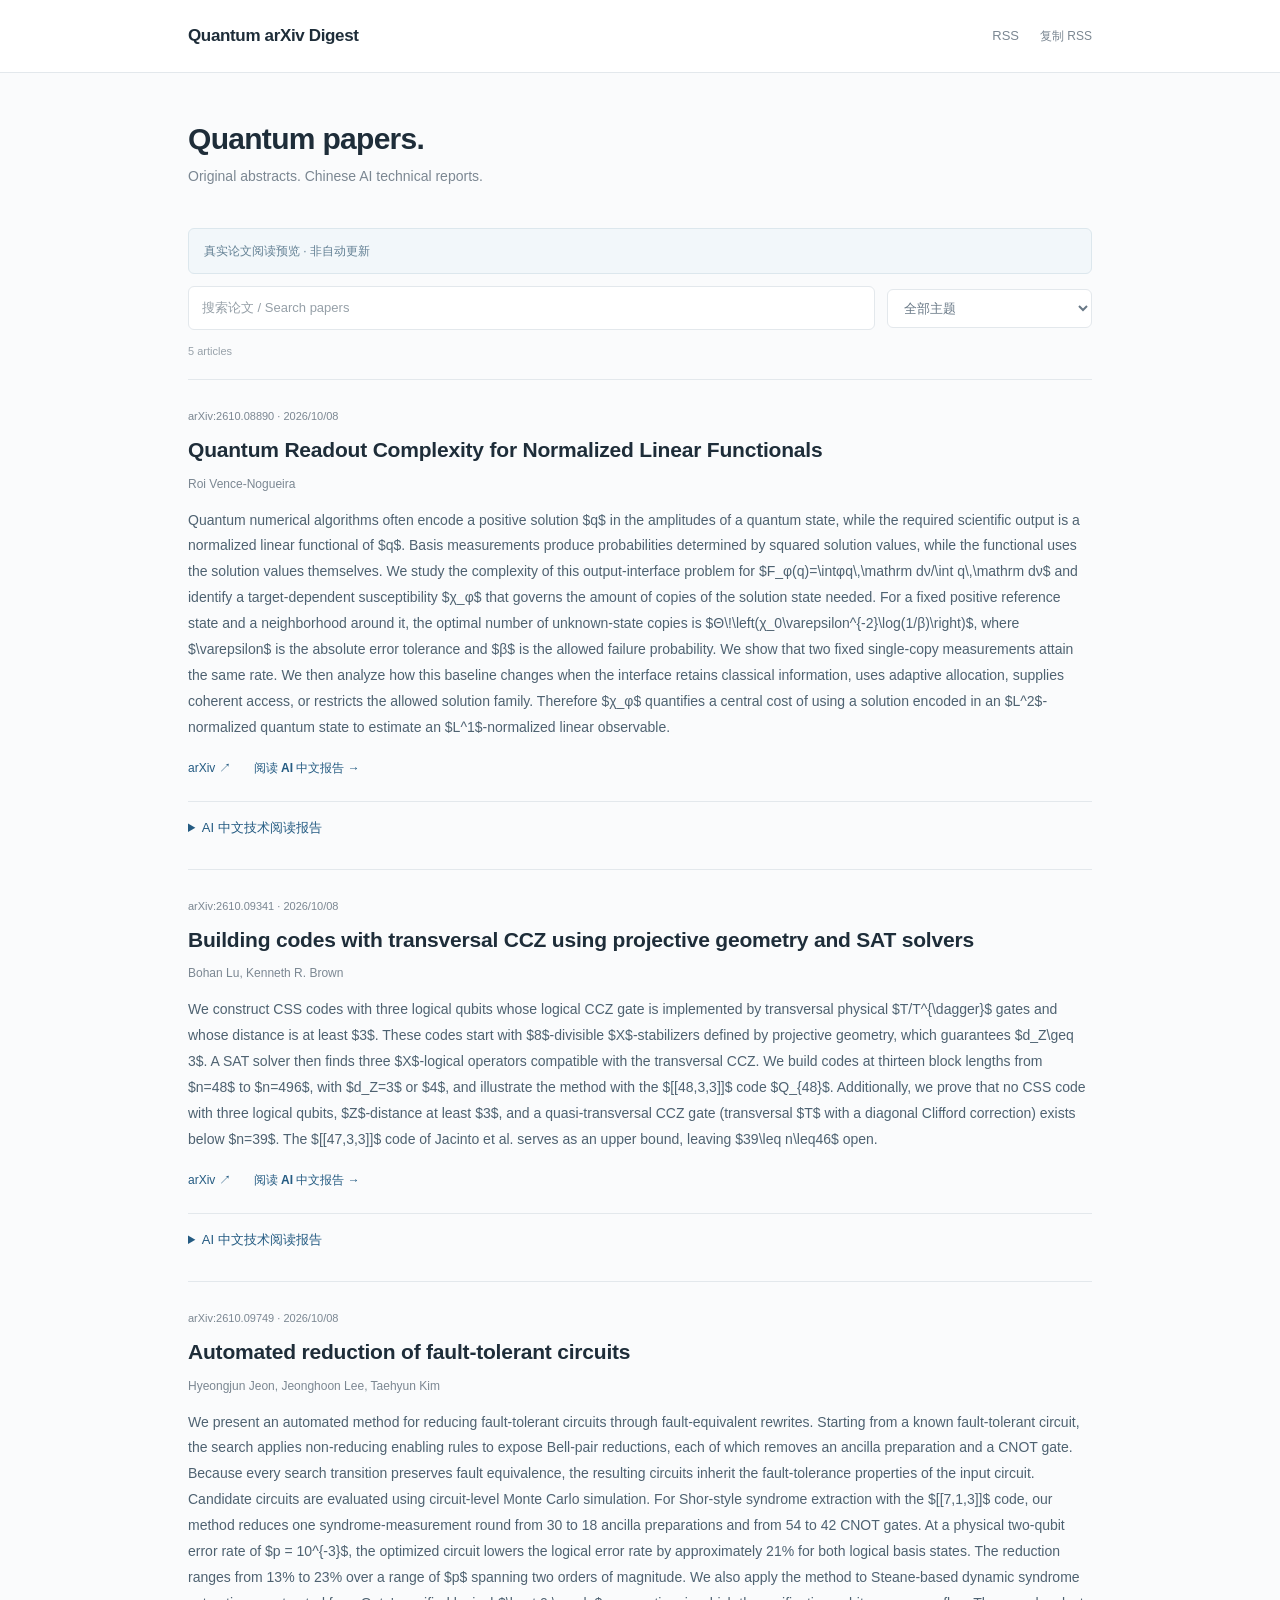
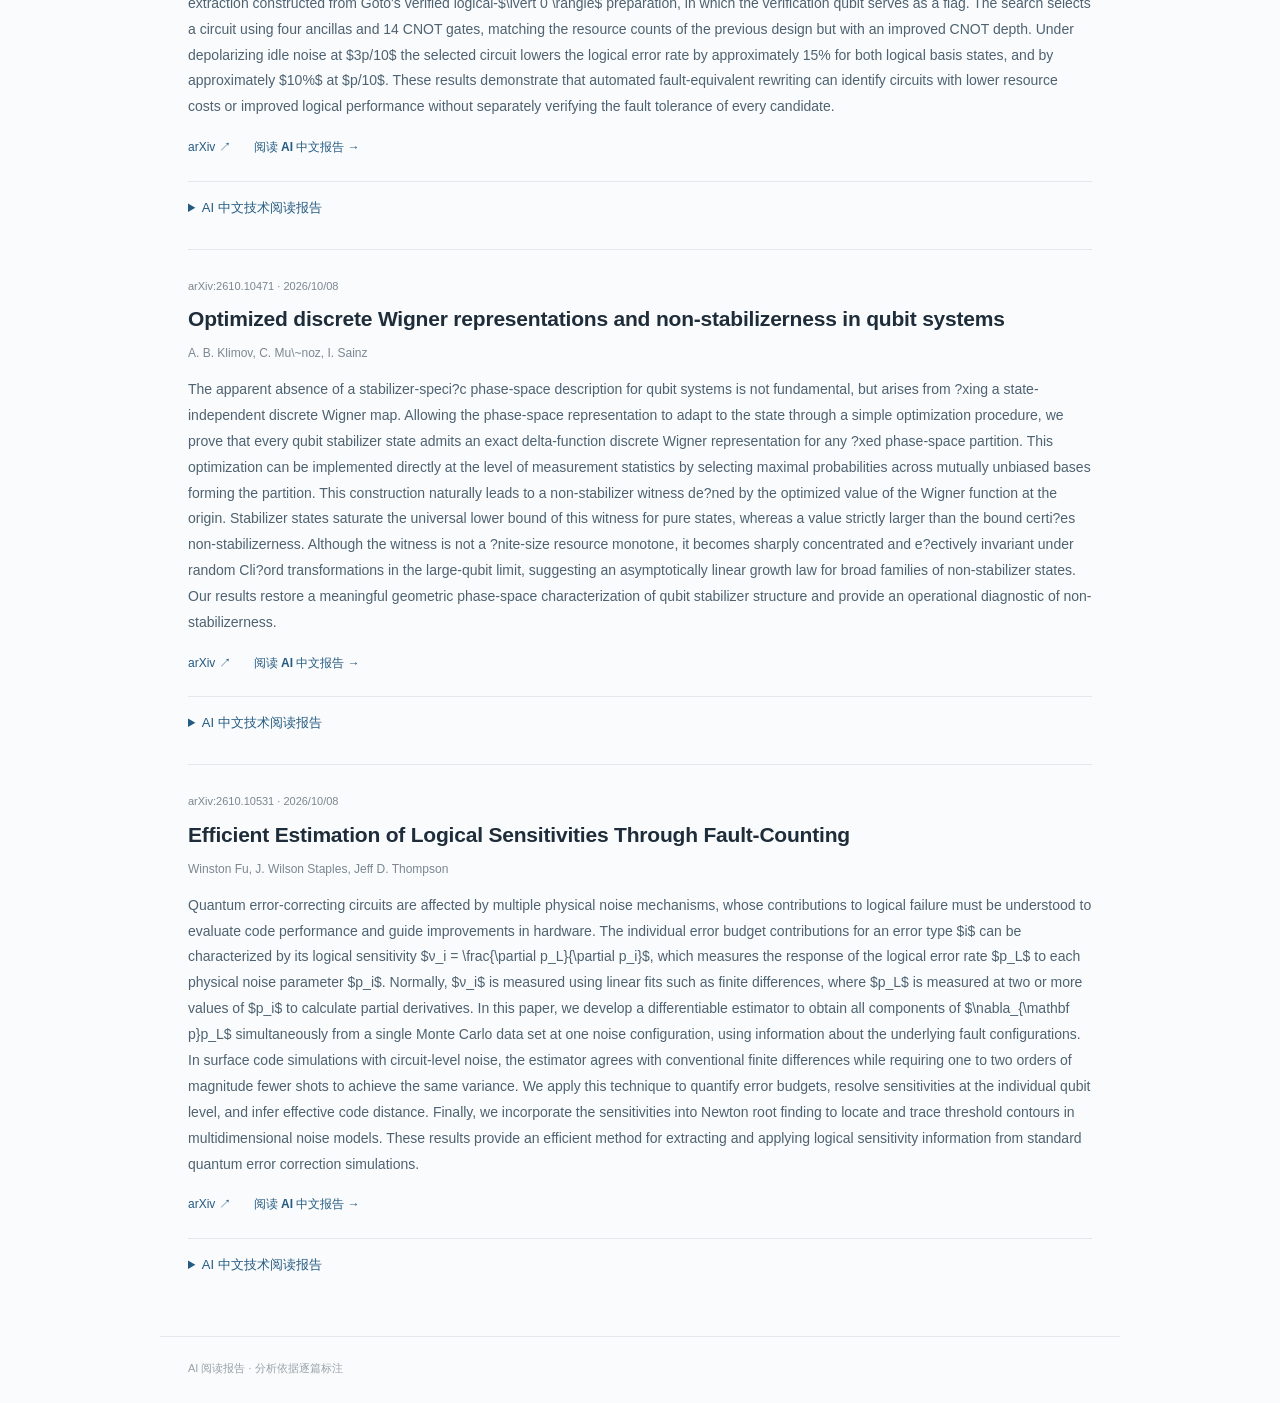
<file: Preview.html>
<!doctype html>
<html lang="zh-CN">
<head>
  <meta charset="utf-8">
  <meta name="viewport" content="width=device-width, initial-scale=1">
  <meta name="description" content="Quantum research papers, original English abstracts and Chinese AI technical reports.">
  <title>Quantum arXiv Digest</title>
  <link rel="alternate" type="application/rss+xml" title="Quantum arXiv Digest RSS" href="http://localhost:8000/feed.xml">
  <style>:root{--ink:#1e2d39;--muted:#7b8792;--blue:#245b82;--line:#e3e8ec;--bg:#fafbfc;--font:-apple-system,BlinkMacSystemFont,"Segoe UI","Noto Sans CJK SC","PingFang SC","Microsoft YaHei",sans-serif}
*{box-sizing:border-box}html{scroll-padding-top:25px}body{margin:0;background:var(--bg);color:var(--ink);font-family:var(--font);font-size:15px;line-height:1.7}a{color:var(--blue);text-decoration:none}a:hover{text-decoration:underline}button,input,select{font:inherit}button,select,summary{cursor:pointer}button{color:inherit}a:focus-visible,button:focus-visible,input:focus-visible,select:focus-visible,summary:focus-visible{outline:3px solid #9bbcd0;outline-offset:3px}[hidden]{display:none!important}.sr-only{position:absolute;width:1px;height:1px;margin:-1px;padding:0;overflow:hidden;clip:rect(0,0,0,0);white-space:nowrap;border:0}.skip-link{position:fixed;left:16px;top:-80px;background:#fff;border:1px solid var(--blue);padding:10px;z-index:10}.skip-link:focus{top:10px}
.site-header{border-bottom:1px solid var(--line);background:#fff}.header-inner{max-width:960px;min-height:72px;padding:0 28px;margin:auto;display:flex;align-items:center;justify-content:space-between;gap:24px}.brand{color:var(--ink);font-size:17px;font-weight:650;letter-spacing:-.35px}.brand:hover{text-decoration:none}nav{display:flex;align-items:center;gap:21px;font-size:13px}nav a,.text-button{color:var(--muted)}.text-button{border:0;background:none;padding:0;font-size:12px}.text-button:hover{color:var(--blue)}.shell{max-width:960px;margin:0 auto;padding:0 28px}.intro{padding:45px 0 27px}.intro h1{font-size:30px;letter-spacing:-.7px;line-height:1.4;margin:0 0 5px;font-weight:650}.intro p{color:var(--muted);font-size:14px;margin:0}.toolbar{display:flex;align-items:center;gap:12px}.search-wrap{flex:1;min-width:0}.search-wrap input{width:100%;border:1px solid var(--line);border-radius:6px;padding:10px 13px;background:#fff;color:var(--ink);font-size:13px}.search-wrap input::placeholder{color:#96a0a8}.select-wrap select{max-width:205px;border:1px solid var(--line);border-radius:6px;padding:10px 28px 10px 12px;color:#687886;background:#fff;font-size:13px}.list-caption{display:flex;justify-content:space-between;gap:18px;align-items:center;margin:10px 0 17px;min-height:22px}.list-caption p{font-size:11px;color:#98a2aa;margin:0}.copy-status{overflow-wrap:anywhere}.copy-status:empty{display:none}.paper-list{outline:none}.paper-card{padding:27px 0 30px;border-top:1px solid var(--line);scroll-margin-top:25px}.paper-meta{font-size:11px;line-height:1.8;color:var(--muted);margin:0 0 7px;overflow-wrap:anywhere}.paper-title{font-size:21px;font-weight:610;line-height:1.5;letter-spacing:-.2px;margin:0 0 8px;overflow-wrap:anywhere}.paper-title a{color:var(--ink)}.paper-title a:hover{color:var(--blue)}.authors{font-size:12px;color:var(--muted);margin:0 0 13px;line-height:1.75;overflow-wrap:anywhere}.abstract{font-size:14px;line-height:1.85;color:#4e6271;margin:0 0 17px;white-space:pre-line;overflow-wrap:anywhere}.paper-links{display:flex;gap:23px;align-items:center;flex-wrap:wrap;font-size:12px}.paper-links a:last-child{font-weight:550}.notice{border:1px solid #dce7ed;border-radius:6px;padding:12px 15px;color:#638094;background:#f2f7fa;font-size:12px}.empty-state{margin:25px 0;padding:35px;text-align:center;border:1px solid var(--line);background:#fff;border-radius:6px}.empty-state h2{font-size:18px;font-weight:550;margin:0 0 7px}.empty-state p{color:var(--muted);font-size:13px;margin:0 0 16px}.reset-button,.local-button{border:1px solid #cddde6;border-radius:5px;background:#f7fafc;padding:7px 11px;color:var(--blue);font-size:12px}.site-footer{margin-top:30px;padding-top:22px;padding-bottom:25px;border-top:1px solid var(--line);display:flex;justify-content:space-between;gap:15px;font-size:11px;color:#98a2aa}.site-footer p{margin:0}
.article-shell{max-width:820px;margin-left:auto;margin-right:auto;padding-left:28px;padding-right:28px}.article-heading{padding-top:45px;padding-bottom:29px;border-bottom:1px solid var(--line);margin-bottom:32px}.eyebrow{color:#8294a1;font-size:11px;letter-spacing:1px;margin:0 0 16px}.article-heading h1{font-size:29px;line-height:1.5;letter-spacing:-.4px;font-weight:620;margin:0 0 15px;overflow-wrap:anywhere}.article-heading .authors{margin-bottom:10px}.article-heading .paper-meta{margin-bottom:0}.report-section{margin:0 0 32px}.report-section h2{font-size:18px;line-height:1.5;font-weight:600;margin:0 0 13px;letter-spacing:.1px}.report-section p,.report-section ul{font-size:15px;line-height:1.95;color:#415667;white-space:pre-line;overflow-wrap:anywhere;margin:0}.report-section p+p{margin-top:13px}.report-section ul{padding-left:21px}.report-section li+li{margin-top:12px}.original-abstract{border-top:1px solid var(--line);padding-top:18px;margin-top:38px}.original-abstract summary{font-size:13px;color:var(--muted)}.original-abstract p{color:#637683;font-size:13px;line-height:1.85;white-space:pre-line;overflow-wrap:anywhere}.article-provenance{margin:25px 0 0;font-size:11px;color:#95a1aa;line-height:1.9;overflow-wrap:anywhere}.snapshot-report{margin-top:23px;border-top:1px solid var(--line);padding-top:15px}.snapshot-report>summary{color:var(--blue);font-size:13px}.snapshot-report .report{padding-top:23px}.snapshot-report .report-section h2{font-size:17px}.local-workbench{margin:25px 0 0;border:1px solid var(--line);border-radius:6px;padding:12px 15px;background:#fff;font-size:12px;color:var(--muted)}.local-workbench>summary{font-size:12px}.local-workbench>summary span{margin-left:10px}.local-actions{display:flex;gap:9px;flex-wrap:wrap;padding-top:18px}.local-button:disabled{opacity:.55;cursor:default}.local-status{font-size:12px;margin:13px 0 0;overflow-wrap:anywhere}.local-status.error{color:#98534d}.local-notes{font-size:11px;margin:11px 0 2px;color:#95a1aa;line-height:1.85;overflow-wrap:anywhere}
@media(max-width:650px){.header-inner{min-height:65px;padding:14px 20px;gap:10px 16px;flex-wrap:wrap}.brand{font-size:15px}nav{gap:14px;font-size:12px;flex-wrap:wrap}.text-button{display:none}.shell,.article-shell{padding-left:20px;padding-right:20px}.intro{padding-top:31px;padding-bottom:23px}.intro h1{font-size:27px}.intro p{font-size:12px}.toolbar{gap:9px}.search-wrap input{font-size:12px;padding:9px 11px}.select-wrap select{max-width:142px;font-size:11px;padding:10px 22px 10px 9px}.paper-card{padding:23px 0 26px}.paper-title{font-size:19px;line-height:1.55}.authors{font-size:11px}.abstract{font-size:13px;line-height:1.85}.paper-links{font-size:12px;gap:20px}.article-heading{padding-top:32px;margin-bottom:27px;padding-bottom:24px}.article-heading h1{font-size:24px;line-height:1.5}.article-heading .authors{font-size:11px}.article-heading .paper-meta{font-size:10px}.eyebrow{margin-bottom:13px;font-size:10px}.report-section{margin-bottom:29px}.report-section h2{font-size:17px}.report-section p,.report-section ul{font-size:14px;line-height:1.95}.article-provenance{font-size:10px}.site-footer{margin-top:27px;display:block;font-size:10px}.site-footer p+p{margin-top:5px}.article-shell.site-footer{display:flex}.local-actions{gap:7px}.local-button{font-size:11px}.empty-state{padding:27px 18px}.list-caption p{font-size:10px}}
@media(prefers-reduced-motion:reduce){html{scroll-behavior:auto}}
</style>
  <script>window.QRADAR_SNAPSHOT=true;window.QRADAR_DATA={"papers": [{"id": "2610.10531", "title": "Efficient Estimation of Logical Sensitivities Through Fault-Counting", "abstract": "Quantum error-correcting circuits are affected by multiple physical noise mechanisms, whose contributions to logical failure must be understood to evaluate code performance and guide improvements in hardware. The individual error budget contributions for an error type $i$ can be characterized by its logical sensitivity $ν_i = \\frac{\\partial p_L}{\\partial p_i}$, which measures the response of the logical error rate $p_L$ to each physical noise parameter $p_i$. Normally, $ν_i$ is measured using linear fits such as finite differences, where $p_L$ is measured at two or more values of $p_i$ to calculate partial derivatives. In this paper, we develop a differentiable estimator to obtain all components of $\\nabla_{\\mathbf p}p_L$ simultaneously from a single Monte Carlo data set at one noise configuration, using information about the underlying fault configurations. In surface code simulations with circuit-level noise, the estimator agrees with conventional finite differences while requiring one to two orders of magnitude fewer shots to achieve the same variance. We apply this technique to quantify error budgets, resolve sensitivities at the individual qubit level, and infer effective code distance. Finally, we incorporate the sensitivities into Newton root finding to locate and trace threshold contours in multidimensional noise models. These results provide an efficient method for extracting and applying logical sensitivity information from standard quantum error correction simulations.", "published": "2026-10-08T04:00:00Z", "updated": "2026-10-08T04:00:00Z", "selected_at": "", "date_basis": "announcement", "version": 1, "authors": ["Winston Fu", "J. Wilson Staples", "Jeff D. Thompson"], "categories": ["quant-ph"], "topics": ["logical_qec"], "url": "https://arxiv.org/abs/2610.10531", "pdf_url": "https://arxiv.org/pdf/2610.10531v1", "analysis": {"summary": "把 physical noise 对 logical failure 的影响定义为灵敏度 ν_i = ∂p_L/∂p_i。作者提出利用已知 fault configurations，从一个噪声参数点的 Monte Carlo 数据同时估计整个梯度；摘要报告在 surface-code 模拟中，相同方差所需 shots 比 finite differences 少一至两个数量级。这是模拟侧的 error-budget 工具，尚不能直接等同于 syndrome-only 实验认证。", "problem": "当电路同时受多种 physical noise 影响时，怎样高效确定每种噪声对 logical error rate 的边际贡献，而不对每个参数反复扫描？", "setting": "固定 QEC 电路与多参数噪声模型 p，目标量是 p_L(p) 及其梯度；输入是 circuit-level Monte Carlo samples，以及每个样本底层的 fault configuration。摘要以 surface-code simulations 为验证场景。", "evidence_level": "abstract", "source_url": "https://arxiv.org/abs/2610.10531", "model": "ChatGPT preview (not API pipeline)", "analyzed_at": "2026-10-09T01:23:39+00:00", "status": "preview", "main_results": ["作者声称从单一噪声配置的一组 Monte Carlo samples，可同时获得 ∇_p p_L 的所有分量，而传统 finite differences 需要在多个 p_i 值上测量 p_L。", "在所述 surface-code circuit-level noise 模拟中，估计器与 finite differences 一致，并在相同方差下减少一至两个数量级的 shots；摘要未给出该收益对码距和噪声率的完整依赖。", "作者将梯度用于分解 error budget、解析 individual-qubit sensitivities、推断 effective code distance，并结合 Newton root finding 追踪多维噪声模型中的 threshold contours。"], "techniques": ["基于底层 fault-counting 信息的 differentiable estimator。", "利用 logical sensitivities 进行 Newton root finding；摘要没有提供估计器公式或方差证明。"], "assumptions": ["必须获得模拟样本的底层 fault configuration，并在明确的参数化噪声模型中定义 p_i。", "摘要中的实证收益来自 surface-code circuit-level noise simulations；其他码和噪声结构的保证需要读全文。"], "limitations": ["分析仅依据摘要；作者的正确性与性能主张未独立验证。", "实际 syndrome record 通常不直接提供每个底层 fault；摘要没有建立仅凭实验 syndrome 数据估计同一梯度的方法。", "摘要未说明 coherent noise、时间相关噪声或 decoder memory 下的适用条件，也未给出一般 sample-complexity bound。"], "relevance": ["直接对应你想建模的 physical-noise features 如何决定 logical performance；ν_i 提供了可操作的数学目标。", "可作为 logical characterization 的模拟基线：明确比较已知 latent faults 与仅有 syndrome / logical-output data 的信息差异。"], "follow_up": ["研究问题：仅观察 syndrome histories 和 logical outputs 时，哪些 ν_i 可识别？最少还需哪些 calibrated controls 或噪声结构假设？", "研究问题：能否估计一组与 logical fidelity 有关的组合灵敏度，避免完整 physical-noise reconstruction，并给出 SPAM 与 model mismatch 的误差界？"], "relevance_score": 94}, "article_path": "articles/2610.10531.html", "sources": []}, {"id": "2610.10471", "title": "Optimized discrete Wigner representations and non-stabilizerness in qubit systems", "abstract": "The apparent absence of a stabilizer-speci?c phase-space description for qubit systems is not fundamental, but arises from ?xing a state-independent discrete Wigner map. Allowing the phase-space representation to adapt to the state through a simple optimization procedure, we prove that every qubit stabilizer state admits an exact delta-function discrete Wigner representation for any ?xed phase-space partition. This optimization can be implemented directly at the level of measurement statistics by selecting maximal probabilities across mutually unbiased bases forming the partition. This construction naturally leads to a non-stabilizer witness de?ned by the optimized value of the Wigner function at the origin. Stabilizer states saturate the universal lower bound of this witness for pure states, whereas a value strictly larger than the bound certi?es non-stabilizerness. Although the witness is not a ?nite-size resource monotone, it becomes sharply concentrated and e?ectively invariant under random Cli?ord transformations in the large-qubit limit, suggesting an asymptotically linear growth law for broad families of non-stabilizer states. Our results restore a meaningful geometric phase-space characterization of qubit stabilizer structure and provide an operational diagnostic of non-stabilizerness.", "published": "2026-10-08T04:00:00Z", "updated": "2026-10-08T04:00:00Z", "selected_at": "", "date_basis": "announcement", "version": 1, "authors": ["A. B. Klimov", "C. Mu\\~noz", "I. Sainz"], "categories": ["quant-ph"], "topics": ["magic_stabilizer", "quantum_learning"], "url": "https://arxiv.org/abs/2610.10471", "pdf_url": "https://arxiv.org/pdf/2610.10471v1", "analysis": {"summary": "作者允许 discrete Wigner representation 随量子态优化，声称每个 qubit stabilizer state 在任意固定 phase-space partition 下都可获得精确 delta-function 表示；以 optimized Wigner origin value 定义 non-stabilizer witness。重要边界是：摘要明确说该 witness 在有限尺寸下不是 resource monotone，而 large-n Clifford 随机化的集中性只是另一类性质。", "problem": "qubit 系统的 state-independent Wigner map 难以统一呈现 stabilizer 结构，是否能用可从测量统计优化的表示构造一个 operational non-stabilizerness diagnostic？", "setting": "qubit states、一个固定 phase-space partition，以及构成该 partition 的 mutually unbiased bases；优化通过选取相应 measurement probabilities 的最大值实现。摘要的 witness lower-bound 饱和陈述针对 pure states。", "evidence_level": "abstract", "source_url": "https://arxiv.org/abs/2610.10471", "model": "ChatGPT preview (not API pipeline)", "analyzed_at": "2026-10-09T01:23:39+00:00", "status": "preview", "main_results": ["作者声称，对任何固定 phase-space partition，每个 qubit stabilizer state 都存在精确 delta-function 的 state-adapted discrete Wigner representation。", "作者以 optimized origin value 定义 witness：pure stabilizer states 饱和 universal lower bound，严格更大的值可认证 non-stabilizerness。", "摘要明确该量在 finite size 不是 resource monotone；作者报告其 large-qubit limit 下高度集中、对 random Clifford transformations 有效不变，并提出广泛 non-stabilizer families 的渐近线性增长迹象。"], "techniques": ["在 phase-space representation 上做 state-dependent optimization。", "直接从 mutually unbiased bases 的 measurement statistics 选择最大概率；集中性结果的具体方法未在摘要中陈述。"], "assumptions": ["明确区分固定 partition 与 state-dependent representation；后者不能直接作为同一个 state-independent map 的性质使用。", "pure-state witness 陈述、mixed-state 情况和有限尺寸 resource-theory 条件需分别核查。"], "limitations": ["分析仅依据摘要；未审阅 witness 的显式表达式、证明和可实验估计的精度要求。", "摘要未给出所需 bases 数量、copies complexity、SPAM robustness 或测量电路资源成本。", "非 monotone witness 不能自动用于证明 magic conversion 或 magic consumption lower bounds。", "原始 RSS 摘要中部分英文字符显示为问号，保留来源原文；需要全文校对。"], "relevance": ["与相关的 stabilizer / magic resource separation 相关，且将 non-stabilizerness 的抽象结构连接到可测量统计。", "适合检验 restricted measurement 下能否高效认证 magic，以及优化本身是否引入隐藏的测量或计算成本。"], "follow_up": ["研究问题：在相关的 restricted Clifford / local-control readout model 下，估计该 witness 的总 shots 和电路深度是多少？", "研究问题：有限尺寸非 monotonicity 的反例对实际 magic certification 有什么影响；small SPAM 与 mixed noise 下是否存在可靠 threshold？"], "relevance_score": 90}, "article_path": "articles/2610.10471.html", "sources": []}, {"id": "2610.09749", "title": "Automated reduction of fault-tolerant circuits", "abstract": "We present an automated method for reducing fault-tolerant circuits through fault-equivalent rewrites. Starting from a known fault-tolerant circuit, the search applies non-reducing enabling rules to expose Bell-pair reductions, each of which removes an ancilla preparation and a CNOT gate. Because every search transition preserves fault equivalence, the resulting circuits inherit the fault-tolerance properties of the input circuit. Candidate circuits are evaluated using circuit-level Monte Carlo simulation. For Shor-style syndrome extraction with the $[[7,1,3]]$ code, our method reduces one syndrome-measurement round from 30 to 18 ancilla preparations and from 54 to 42 CNOT gates. At a physical two-qubit error rate of $p = 10^{-3}$, the optimized circuit lowers the logical error rate by approximately 21% for both logical basis states. The reduction ranges from 13% to 23% over a range of $p$ spanning two orders of magnitude. We also apply the method to Steane-based dynamic syndrome extraction constructed from Goto's verified logical-$\\lvert 0 \\rangle$ preparation, in which the verification qubit serves as a flag. The search selects a circuit using four ancillas and 14 CNOT gates, matching the resource counts of the previous design but with an improved CNOT depth. Under depolarizing idle noise at $3p/10$ the selected circuit lowers the logical error rate by approximately 15% for both logical basis states, and by approximately $10%$ at $p/10$. These results demonstrate that automated fault-equivalent rewriting can identify circuits with lower resource costs or improved logical performance without separately verifying the fault tolerance of every candidate.", "published": "2026-10-08T04:00:00Z", "updated": "2026-10-08T04:00:00Z", "selected_at": "", "date_basis": "announcement", "version": 1, "authors": ["Hyeongjun Jeon", "Jeonghoon Lee", "Taehyun Kim"], "categories": ["quant-ph"], "topics": ["logical_qec", "adaptive_resources"], "url": "https://arxiv.org/abs/2610.09749", "pdf_url": "https://arxiv.org/pdf/2610.09749v1", "analysis": {"summary": "从已知 fault-tolerant circuit 出发，作者用保留 fault equivalence 的 rewrites 自动压缩 syndrome-extraction circuits，再通过 circuit-level Monte Carlo 比较 logical performance。摘要展示了减少 ancilla preparations / CNOTs 的例子，也展示资源计数不变但 CNOT depth 改善的例子；资源减少和 logical error 改善是不同的性能指标。", "problem": "能否在不逐一重新验证每个候选电路的 fault tolerance 的情况下，系统地降低 QEC circuit 的资源成本或改善逻辑性能？", "setting": "输入是已有 fault-tolerance guarantee 的电路；搜索通过 non-reducing enabling rules 暴露 Bell-pair reductions，每次 reduction 移除一次 ancilla preparation 和一个 CNOT。摘要分别讨论 [[7,1,3]] Shor-style syndrome extraction 与 Steane-based dynamic extraction。", "evidence_level": "abstract", "source_url": "https://arxiv.org/abs/2610.09749", "model": "ChatGPT preview (not API pipeline)", "analyzed_at": "2026-10-09T01:23:39+00:00", "status": "preview", "main_results": ["作者声称所有搜索 transitions 保留 fault equivalence，因此输出电路继承输入的 fault-tolerance properties；具体 equivalence 定义需查全文。", "对 [[7,1,3]] Shor-style 电路，一个 syndrome round 的 ancilla preparations 从 30 降至 18，CNOT 从 54 降至 42；two-qubit error p = 10⁻³ 时，两种 logical basis states 的 logical error 均下降约 21%。", "另一 dynamic-extraction 电路使用 4 ancillas 和 14 CNOT，与既有设计资源计数一致但改善 CNOT depth；idle depolarizing rate 为 3p/10 与 p/10 时，摘要分别报告约 15% 与 10% 的 logical error 降幅。"], "techniques": ["搜索 non-reducing enabling rewrites，再进行 Bell-pair reductions。", "用 circuit-level Monte Carlo 评估候选电路，而 fault-tolerance guarantee 来自 rewrite invariance。"], "assumptions": ["输入电路已知 fault tolerant，且所用 rewrite rules 的 fault equivalence 适用于采用的 fault model。", "logical-error 数字来自所述模拟噪声配置；dynamic-extraction 数字显式依赖 idle depolarizing noise rate。"], "limitations": ["分析仅依据摘要；未核查 fault-equivalence proof、搜索完备性或 Monte Carlo uncertainty。", "ancilla preparations 数量与同时占用的 ancilla space 不是同一个资源；首个例子没有直接给出峰值 ancilla 数。", "两种 logical basis states 的错误率改善不等同于一般 logical process fidelity 的改善；摘要没有提供 SPAM-robust 实验认证。"], "relevance": ["为相关的 depth / ancilla tradeoffs 提供具体 QEC task；可把 rewrite-preserved 属性与真正随噪声模型变化的 logical performance 分开。", "对应 logical benchmarking 的关键 formulation：固定完整 extraction / recovery gadget，再明确到底估计 logical failure、state fidelity 还是 process fidelity。"], "follow_up": ["研究问题：fault-equivalence constraints 下是否有可证明的 depth–ancilla–gate-count lower bounds，而不只依赖搜索结果？", "研究问题：对优化后 gadget，最少 logical preparations / readouts 与 syndrome data 能否给出包含 coherent noise 和 SPAM 的 process-fidelity bounds？"], "relevance_score": 88}, "article_path": "articles/2610.09749.html", "sources": []}, {"id": "2610.09341", "title": "Building codes with transversal CCZ using projective geometry and SAT solvers", "abstract": "We construct CSS codes with three logical qubits whose logical CCZ gate is implemented by transversal physical $T/T^{\\dagger}$ gates and whose distance is at least $3$. These codes start with $8$-divisible $X$-stabilizers defined by projective geometry, which guarantees $d_Z\\geq 3$. A SAT solver then finds three $X$-logical operators compatible with the transversal CCZ. We build codes at thirteen block lengths from $n=48$ to $n=496$, with $d_Z=3$ or $4$, and illustrate the method with the $[[48,3,3]]$ code $Q_{48}$. Additionally, we prove that no CSS code with three logical qubits, $Z$-distance at least $3$, and a quasi-transversal CCZ gate (transversal $T$ with a diagonal Clifford correction) exists below $n=39$. The $[[47,3,3]]$ code of Jacinto et al. serves as an upper bound, leaving $39\\leq n\\leq46$ open.", "published": "2026-10-08T04:00:00Z", "updated": "2026-10-08T04:00:00Z", "selected_at": "", "date_basis": "announcement", "version": 1, "authors": ["Bohan Lu", "Kenneth R. Brown"], "categories": ["quant-ph", "cs.IT", "math.IT"], "topics": ["logical_qec", "magic_stabilizer", "adaptive_resources"], "url": "https://arxiv.org/abs/2610.09341", "pdf_url": "https://arxiv.org/pdf/2610.09341v1", "analysis": {"summary": "作者用 projective geometry 与 SAT search 构造编码 3 个 logical qubits、distance 至少 3 的 CSS codes，使 logical CCZ 由 transversal physical T / T† 实现。摘要给出 n = 48 至 496 的 13 个 block lengths，并声称 quasi-transversal CCZ 的特定 CSS family 在 n \u003c 39 不可能；既有 [[47,3,3]] 上界仍留下 39–46 的空档。", "problem": "为容错 non-Clifford operation 配置专门的 stabilizer code 时，需要多少 physical qubits？几何结构和自动搜索能否同时产生构造并给出严格的 block-length 下界？", "setting": "CSS code 编码三个 logical qubits。8-divisible X-stabilizers 来自 projective geometry 并保证 d_Z ≥ 3；SAT solver 寻找与 transversal CCZ 相容的三个 X-logical operators。下界针对 Z-distance 至少 3、transversal T 加 diagonal Clifford correction 的 quasi-transversal CCZ。", "evidence_level": "abstract", "source_url": "https://arxiv.org/abs/2610.09341", "model": "ChatGPT preview (not API pipeline)", "analyzed_at": "2026-10-09T01:23:39+00:00", "status": "preview", "main_results": ["作者报告在 n = 48 至 496 的 13 个 block lengths 上构造 distance 至少 3 的 codes，其中 d_Z 为 3 或 4，并以 [[48,3,3]] Q_48 为例。", "作者声称，具有三个 logical qubits、d_Z ≥ 3 和所定义 quasi-transversal CCZ 的 CSS code 在 n \u003c 39 时不存在。", "摘要引用既有 [[47,3,3]] code 作为上界，因此最短 block length 的未解决区间是 39 ≤ n ≤ 46。"], "techniques": ["使用 projective geometry 构造 8-divisible X-stabilizers。", "用 SAT solver 寻找 logical operators；下界的证明方法在摘要中未说明。"], "assumptions": ["必须区分构造的 full distance 至少 3 与下界假设的 Z-distance 至少 3。", "下界限定于所述 CSS / quasi-transversal implementation model，不能推广为所有 CCZ implementation 的 qubit 或 magic 成本下界。"], "limitations": ["分析仅依据摘要；未独立核查 code 参数、divisibility 条件或 block-length lower bound。", "摘要没有给出 full logical-noise performance、threshold、syndrome-extraction depth 或 magic-state factory 成本。", "transversal physical T/T† 不代表 physical non-Clifford resource 无成本，也不能从 block length 直接推出整个 fault-tolerant computation 的 magic budget。"], "relevance": ["将 stabilizer structure、non-Clifford operation 与 QEC resource costs 结合，贴合该领域关心的 magic / ancilla / depth tradeoffs。", "下界和构造之间的明确空档适合作为科学问题筛选范例，比仅比较 heuristic performance 更有针对性。"], "follow_up": ["研究问题：加入 extraction / recovery 电路后，这些 codes 的完整 logical CCZ gadget 在 depth、physical T count、ancilla 与 logical infidelity 之间有何 tradeoff？", "研究问题：能否用 bounded-error logical controls 认证此类 CCZ gadget，并区分 syndrome-visible faults 与 invisible logical faults？"], "relevance_score": 86}, "article_path": "articles/2610.09341.html", "sources": []}, {"id": "2610.08890", "title": "Quantum Readout Complexity for Normalized Linear Functionals", "abstract": "Quantum numerical algorithms often encode a positive solution $q$ in the amplitudes of a quantum state, while the required scientific output is a normalized linear functional of $q$. Basis measurements produce probabilities determined by squared solution values, while the functional uses the solution values themselves. We study the complexity of this output-interface problem for $F_φ(q)=\\intφq\\,\\mathrm dν/\\int q\\,\\mathrm dν$ and identify a target-dependent susceptibility $χ_φ$ that governs the amount of copies of the solution state needed. For a fixed positive reference state and a neighborhood around it, the optimal number of unknown-state copies is $Θ\\!\\left(χ_0\\varepsilon^{-2}\\log(1/β)\\right)$, where $\\varepsilon$ is the absolute error tolerance and $β$ is the allowed failure probability. We show that two fixed single-copy measurements attain the same rate. We then analyze how this baseline changes when the interface retains classical information, uses adaptive allocation, supplies coherent access, or restricts the allowed solution family. Therefore $χ_φ$ quantifies a central cost of using a solution encoded in an $L^2$-normalized quantum state to estimate an $L^1$-normalized linear observable.", "published": "2026-10-08T04:00:00Z", "updated": "2026-10-08T04:00:00Z", "selected_at": "", "date_basis": "announcement", "version": 1, "authors": ["Roi Vence-Nogueira"], "categories": ["quant-ph"], "topics": ["quantum_learning", "data_hiding", "adaptive_resources"], "url": "https://arxiv.org/abs/2610.08890", "pdf_url": "https://arxiv.org/pdf/2610.08890v1", "analysis": {"summary": "研究 quantum numerical algorithms 的读出接口：振幅编码的正函数 q 产生与 q² 有关的测量概率，但目标 F_φ(q) = ∫φq dν / ∫q dν 对 q 是线性的。作者在固定正参考态附近给出由 susceptibility χ_0 控制的最优 copies 成本 Θ(χ_0 ε⁻² log(1/β))，并声称两个固定 single-copy measurements 足以达到该量级。", "problem": "量子算法输出一个 L²-normalized amplitude-encoded state 后，提取 L¹-normalized 科学观测量真正需要多少 quantum-state copies？测量和 classical / coherent access 如何改变这一成本？", "setting": "未知正解 q 由 quantum-state amplitudes 编码；目标是以 absolute error ε、failure probability β 估计 F_φ(q)。最优成本结论限定于一个固定 positive reference state 及其邻域，而不是任意全局解族。", "evidence_level": "abstract", "source_url": "https://arxiv.org/abs/2610.08890", "model": "ChatGPT preview (not API pipeline)", "analyzed_at": "2026-10-09T01:23:39+00:00", "status": "preview", "main_results": ["作者引入 target-dependent susceptibility χ_φ 来量化读出 normalized linear functional 所需的 copies；摘要中的局部最优界写作 Θ(χ_0 ε⁻² log(1/β))。", "作者声称两个固定 single-copy measurements 可达到同一量级，因此该局部 baseline 不必依赖 collective multi-copy readout。", "论文进一步比较保留 classical information、adaptive allocation、coherent access 或限制 solution family 后 baseline 如何变化；摘要没有给出这些扩展的定量界。"], "techniques": ["通过 target-dependent susceptibility 描述读出成本，并比较不同数据接口。", "构造两个固定 single-copy measurements；具体 POVM、可实现成本和 lower-bound 方法在摘要中未说明。"], "assumptions": ["q 为正，且主 copies 结论在固定 positive reference state 的某个邻域内成立。", "ε 表示目标 functional 的 absolute error，β 表示 allowed failure probability；copies 与 coherent-oracle calls 应分别计数。"], "limitations": ["分析仅依据摘要；未核查 susceptibility 的定义、局部邻域条件或 lower-bound proof。", "最优 copies 界没有自动计入制备每份 solution state 的成本；测量电路深度与 ancilla 成本也未在摘要中给出。", "摘要只说明研究了 coherent access / side information 的变化，不能据此宣称这些资源已带来特定指数优势。"], "relevance": ["贴近相关的 quantum-data access 研究：先固定 task、accuracy 与 access model，再比较不同资源的 operational value。", "两个 fixed single-copy measurements 的结论可作为判断更高 design order、adaptive measurement 或 quantum memory 是否改善总 sample complexity 的比较基线。"], "follow_up": ["研究问题：哪些 classical side information 真正改变 χ 或最优 copies 界？能否将其到达测量前后的顺序分开建模？", "研究问题：加入 preparation noise、SPAM 与 locality 限制后，two-measurement 最优性是否保留，还是出现新的 depth–copies tradeoff？"], "relevance_score": 92}, "article_path": "articles/2610.08890.html", "sources": []}], "profile_title": "Quantum arXiv Digest", "is_demo": true, "last_successful_run": null, "last_collection_run": null, "last_analysis_run": null, "last_run": {"fetched": 145, "analyzed": 0, "selected": 5, "pending": 0}, "site_url": "http://localhost:8000/", "topic_labels": {"adaptive_resources": "Adaptive circuits / resources", "data_hiding": "Quantum data / information access", "logical_qec": "Logical QEC", "magic_stabilizer": "Magic / stabilizer", "quantum_learning": "Quantum learning / certification"}, "topic_feeds": {"adaptive_resources": "feeds/adaptive_resources.xml", "data_hiding": "feeds/data_hiding.xml", "logical_qec": "feeds/logical_qec.xml", "magic_stabilizer": "feeds/magic_stabilizer.xml", "quantum_learning": "feeds/quantum_learning.xml"}};</script>
</head>
<body>
  <a class="skip-link" href="#paper-list">跳到文章列表</a>
  <header class="site-header">
    <div class="header-inner">
      <a class="brand" href="./">Quantum arXiv Digest</a>
      <nav aria-label="主导航"><a id="current-feed" href="./feed.xml">RSS</a><button type="button" class="text-button" id="copy-feed">复制 RSS</button></nav>
    </div>
  </header>
  <main class="shell">
    <section class="intro" aria-labelledby="page-title">
      <h1 id="page-title" lang="en">Quantum papers.</h1>
      <p lang="en">Original abstracts. Chinese AI technical reports.</p>
    </section>
    <p class="notice" id="demo-notice" hidden>真实论文阅读预览 · 非自动更新</p>
    <form class="toolbar" id="filter-form" role="search">
      <label class="search-wrap" for="search"><span class="sr-only">搜索标题、作者或技术关键词</span><input id="search" type="search" placeholder="搜索论文 / Search papers" autocomplete="off"></label>
      <label class="select-wrap"><span class="sr-only">研究主题</span><select id="topic-filter"><option value="">全部主题</option></select></label>
    </form>
    <div class="list-caption"><p id="result-caption" role="status" aria-live="polite">正在读取文章…</p><p class="copy-status" id="copy-status" role="status"></p></div>
    <section class="paper-list" id="paper-list" tabindex="-1" aria-label="论文文章"></section>
    <div class="empty-state" id="empty-state" hidden><h2>暂无文章</h2><p id="empty-message">请稍后刷新。</p><button type="button" class="reset-button" id="reset-filters">清除筛选</button></div>
    <details class="local-workbench" id="local-workbench" hidden>
      <summary>本机更新 <span id="pending-count">0</span> 篇待分析</summary>
      <div class="local-actions"><button class="local-button" id="collect-papers" type="button">收集候选</button><button class="local-button" id="export-request" type="button">导出待分析材料</button><button class="local-button" id="import-analysis" type="button">导入 ChatGPT 分析</button><input id="analysis-file" type="file" accept=".json,application/json" hidden></div>
      <p class="local-status" id="local-status" role="status" aria-live="polite"></p>
      <p class="local-notes">将导出的材料交给 ChatGPT，导入完成的分析后更新文章。<a id="local-feed-link" href="./feed.xml">本机 RSS</a> 需保持本地服务运行。</p>
    </details>
    <noscript><p class="notice">请启用 JavaScript 查看文章列表；RSS 中的每篇文章均可直接打开中文报告。</p></noscript>
  </main>
  <footer class="site-footer shell"><p>AI 阅读报告 · 分析依据逐篇标注</p><p id="updated-at"></p></footer>
  <script>"use strict";

(() => {
  const $ = (id) => document.getElementById(id);
  const node = (tag, text, className) => {
    const element = document.createElement(tag);
    if (text !== undefined && text !== null) element.textContent = String(text);
    if (className) element.className = className;
    return element;
  };
  const strings = (value) => Array.isArray(value) ? value.filter((v) => typeof v === "string") : [];
  const safeUrl = (value) => {
    try {
      const url = new URL(value);
      return url.protocol === "https:" && !url.username && !url.password ? url.href : "";
    } catch (_) { return ""; }
  };
  const externalLink = (text, url) => {
    const link = node("a", text);
    const valid = safeUrl(url);
    if (valid) { link.href = valid; link.target = "_blank"; link.rel = "noopener noreferrer"; }
    return link;
  };
  const articlePath = (value) => /^articles\/(?:[0-9]{4}\.[0-9]{4,5}|paper-[a-f0-9]{16})\.html$/.test(value || "") ? "./" + value : "";
  const date = (value, detailed = false) => {
    const parsed = new Date(value);
    if (!value || Number.isNaN(parsed.getTime())) return "";
    const options = {timeZone: "Asia/Shanghai", year: "numeric", month: "2-digit", day: "2-digit"};
    if (detailed) Object.assign(options, {hour: "2-digit", minute: "2-digit", hour12: false});
    return new Intl.DateTimeFormat("zh-CN", options).format(parsed);
  };
  const state = {data: null, topic: "", query: "", eventsBound: false, localEventsBound: false, local: null, busy: false};

  async function localRequest(path, payload) {
    const options = {cache: "no-store", credentials: "same-origin"};
    if (payload !== undefined) {
      options.method = "POST";
      options.headers = {"Content-Type": "application/json"};
      options.body = JSON.stringify(payload);
    }
    let response;
    try { response = await fetch(path, options); }
    catch (_) { throw new Error("无法连接本地服务，请确认启动窗口仍在运行。"); }
    let value;
    try { value = await response.json(); }
    catch (_) { throw new Error("本地服务返回了无法读取的响应，请确认服务仍在运行。"); }
    if (!value || typeof value !== "object") throw new Error("本地服务返回了无法读取的响应。");
    if (!response.ok || value.ok === false) throw new Error(value.error || "本地操作未完成，请稍后重试。");
    return value;
  }

  function localMessage(text, error = false) {
    $("local-status").textContent = text;
    $("local-status").classList.toggle("error", error);
  }

  function localControls() {
    for (const id of ["collect-papers", "import-analysis", "analysis-file"]) $(id).disabled = state.busy;
    $("export-request").disabled = state.busy || !state.local || state.local.pending === 0;
    $("local-workbench").setAttribute("aria-busy", String(state.busy));
  }

  async function refreshLocalStatus() {
    const status = await localRequest("/api/status");
    if (!status || status.local !== true || !Number.isInteger(status.pending) || status.pending < 0) throw new Error("无法确认本地档案状态。");
    state.local = status;
    $("pending-count").textContent = status.pending;
    localControls();
    return status;
  }

  async function reloadArchive() {
    const response = await fetch("./papers.json", {cache: "no-store"});
    if (!response.ok) throw new Error("结果已保存，但阅读档案读取失败，请刷新页面。");
    init(await response.json());
    return refreshLocalStatus();
  }

  async function localAction(message, action) {
    if (state.busy) return;
    state.busy = true;
    localControls();
    localMessage(message);
    try { await action(); }
    catch (error) { localMessage(error instanceof TypeError ? "无法完成本地操作，请确认服务仍在运行，然后重试。" : String(error.message || error).slice(0, 650), true); }
    finally { state.busy = false; localControls(); }
  }

  async function setupLocal() {
    if (location.protocol !== "http:" || location.hostname !== "127.0.0.1") return;
    try { await refreshLocalStatus(); }
    catch (_) { return; } // Static previews have no local operations API.
    $("local-workbench").hidden = false;
    if (state.localEventsBound) return;
    state.localEventsBound = true;
    $("local-feed-link").href = "/feed.xml";
    $("local-feed-link").textContent = location.origin + "/feed.xml";
    localMessage(state.local.pending ? "已有 " + state.local.pending + " 篇候选待分析，可以先导出材料。" : "先收集候选，再导出材料交给 ChatGPT 分析。");
    $("collect-papers").addEventListener("click", () => localAction("正在从 arXiv 收集候选… 完成后会更新待分析数量。", async () => {
      const result = await localRequest("/api/collect", {});
      const status = await reloadArchive();
      const fetched = result.last_run && result.last_run.fetched;
      localMessage((Number.isInteger(fetched) ? "已抓取 " + fetched + " 篇论文；" : "候选收集完成；") + "当前 " + status.pending + " 篇待分析。收集不会自动生成技术摘要。");
    }));
    $("export-request").addEventListener("click", () => localAction("正在整理待分析材料…", async () => {
      const response = await fetch("/api/analysis-request", {cache: "no-store", credentials: "same-origin"});
      if (!response.ok) {
        let failure = {};
        try { failure = await response.json(); } catch (_) { /* Use the message below. */ }
        throw new Error(failure.error || "待分析材料导出失败。");
      }
      const content = await response.text();
      const blobUrl = URL.createObjectURL(new Blob([content], {type: "text/plain;charset=utf-8"}));
      const link = node("a");
      link.href = blobUrl;
      link.download = "qradar-analysis-request.txt";
      document.body.append(link);
      link.click();
      link.remove();
      setTimeout(() => URL.revokeObjectURL(blobUrl), 1000);
      localMessage("材料已导出。将文件交给 ChatGPT，完成分析后下载返回的 JSON，再在这里导入。");
    }));
    $("import-analysis").addEventListener("click", () => $("analysis-file").click());
    $("analysis-file").addEventListener("change", (event) => {
      const file = event.target.files && event.target.files[0];
      if (!file) return;
      localAction("正在检查并导入分析结果…", async () => {
        if (file.size > 8 * 1024 * 1024) throw new Error("分析文件超过 8 MB，请分成较小批次后导入。");
        let batch;
        try { batch = JSON.parse(await file.text()); }
        catch (_) { throw new Error("文件不是有效的 JSON。请导入 ChatGPT 返回的完整 JSON 文件。"); }
        if (!batch || !Array.isArray(batch.analyses) || !batch.analyses.length) throw new Error("JSON 需要包含非空的 analyses 数组。请让 ChatGPT 按导出材料中的格式返回结果。");
        const result = await localRequest("/api/import-analysis", batch);
        const status = await reloadArchive();
        const imported = result.last_analysis_batch || {};
        localMessage("已导入 " + (imported.analyzed || 0) + " 篇分析，新增 " + (imported.selected || 0) + " 篇精选；当前 " + status.pending + " 篇待分析。网页和 RSS 已更新。");
      }).finally(() => { $("analysis-file").value = ""; });
    });
  }

  function scopeLabel(analysis) {
    return analysis.evidence_level === "full_text_excerpt" ? "依据论文正文节选" : analysis.evidence_level === "abstract" ? "依据论文摘要" : "依据已标注来源";
  }

  function section(label, text) {
    const block = node("section", undefined, "report-section");
    block.append(node("h2", label));
    if (Array.isArray(text)) {
      const list = node("ul");
      for (const value of text) list.append(node("li", value));
      block.append(list);
    } else {
      for (const paragraph of String(text).split(/\n\s*\n/)) {
        if (paragraph.trim()) block.append(node("p", paragraph));
      }
    }
    return block;
  }

  function topicName(topic) { return state.data.topic_labels[topic] || topic; }

  function snapshotReport(paper) {
    const analysis = paper.analysis || {};
    const details = node("details", undefined, "snapshot-report");
    details.id = "analysis-" + paper.id;
    details.append(node("summary", "AI 中文技术阅读报告"));
    const content = node("div", undefined, "report");
    content.append(node("p", scopeLabel(analysis), "paper-meta"));
    for (const [key, label] of [
      ["summary", "这篇论文做了什么"], ["problem", "研究问题与动机"],
      ["setting", "模型、任务与评价指标"], ["main_results", "主要贡献与结果"],
      ["techniques", "核心技术路线"], ["assumptions", "结论成立的条件"],
      ["limitations", "局限与证据边界"], ["relevance", "相关研究与意义"],
      ["follow_up", "进一步阅读与开放问题"],
    ]) {
      const value = Array.isArray(analysis[key]) ? strings(analysis[key]) : analysis[key];
      if (value && (!Array.isArray(value) || value.length)) content.append(section(label, value));
    }
    details.append(content);
    return details;
  }

  function card(paper) {
    const article = node("article", undefined, "paper-card");
    article.id = "paper-" + paper.id;
    const title = node("h2", undefined, "paper-title");
    title.id = "title-" + paper.id;
    title.lang = "en";
    article.setAttribute("aria-labelledby", title.id);
    const report = window.QRADAR_SNAPSHOT ? snapshotReport(paper) : null;
    const reportLink = (text) => {
      const link = node("a", text);
      if (report) {
        link.href = "#" + encodeURIComponent(report.id);
        link.addEventListener("click", () => { report.open = true; });
      } else {
        const path = articlePath(paper.article_path);
        if (path) link.href = path;
      }
      return link;
    };
    title.append(reportLink(paper.title || "Untitled paper"));
    const metadata = node("p", "arXiv:" + paper.id + " · " + date(paper.published), "paper-meta");
    metadata.lang = "en";
    const authors = strings(paper.authors);
    const authorText = authors.length > 4 ? authors.slice(0, 4).join(", ") + ", et al." : authors.join(", ");
    const authorLine = node("p", authorText, "authors");
    authorLine.lang = "en";
    authorLine.title = authors.join(", ");
    const abstract = node("p", paper.abstract || "The original abstract is not available in this entry.", "abstract");
    abstract.lang = "en";
    const links = node("div", undefined, "paper-links");
    if (safeUrl(paper.url)) links.append(externalLink("arXiv ↗", paper.url));
    links.append(reportLink("阅读 AI 中文报告 →"));
    article.append(metadata, title, authorLine, abstract, links);
    if (report) article.append(report);
    return article;
  }

  function searchable(paper) {
    const analysis = paper.analysis || {};
    return [paper.title, paper.abstract, ...strings(paper.authors), ...strings(paper.topics).map(topicName), analysis.summary, analysis.problem, analysis.setting,
      ...["main_results", "techniques", "assumptions", "limitations", "relevance", "follow_up"].flatMap((key) => strings(analysis[key]))].join(" ").toLocaleLowerCase();
  }

  function updateTopics() {
    const selector = $("topic-filter");
    selector.replaceChildren();
    for (const topic of ["", ...Object.keys(state.data.topic_feeds)]) {
      const option = node("option", topic ? topicName(topic) : "全部主题");
      option.value = topic;
      selector.append(option);
    }
    selector.value = state.topic;
    const path = state.topic ? state.data.topic_feeds[state.topic] : "feed.xml";
    $("current-feed").href = "./" + path;
    $("current-feed").textContent = state.topic ? "主题 RSS" : "RSS";
  }

  function render() {
    updateTopics();
    const papers = state.data.papers.filter((paper) => (!state.topic || strings(paper.topics).includes(state.topic)) && (!state.query || searchable(paper).includes(state.query.toLocaleLowerCase())));
    papers.sort((left, right) => (Date.parse(right.published) || 0) - (Date.parse(left.published) || 0) || String(left.id).localeCompare(String(right.id)));
    $("result-caption").textContent = papers.length + " articles" + (state.topic ? " · " + topicName(state.topic) : "");
    $("paper-list").replaceChildren(...papers.map(card));
    $("empty-state").hidden = papers.length > 0;
    $("reset-filters").hidden = state.data.papers.length === 0;
    $("empty-message").textContent = state.data.papers.length ? "尝试其他关键词或主题。" : "完成分析的文章将在这里发布。";
  }

  function init(data) {
    if (!data || !Array.isArray(data.papers)) throw new Error("invalid data");
    state.data = data;
    data.topic_labels = data.topic_labels || {};
    data.topic_feeds = data.topic_feeds || {};
    $("demo-notice").hidden = !data.is_demo;
    $("updated-at").textContent = data.last_analysis_run ? "更新于 " + date(data.last_analysis_run, true) + " 北京时间" : "";
    render();
    if (state.eventsBound) return;
    state.eventsBound = true;
    $("search").addEventListener("input", (event) => { state.query = event.target.value.trim(); render(); });
    $("topic-filter").addEventListener("change", (event) => { state.topic = event.target.value; render(); });
    $("filter-form").addEventListener("submit", (event) => event.preventDefault());
    $("reset-filters").addEventListener("click", () => {
      state.topic = ""; state.query = ""; $("search").value = ""; render();
    });
    $("copy-feed").addEventListener("click", async () => {
      const path = state.topic ? state.data.topic_feeds[state.topic] : "feed.xml";
      const url = new URL(path, state.local ? location.origin + "/" : data.site_url).href;
      try {
        await navigator.clipboard.writeText(url);
        $("copy-status").textContent = "RSS 链接已复制";
      } catch (_) { $("copy-status").textContent = url; }
    });
    if (location.hash.startsWith("#paper-")) {
      try {
        const selected = document.getElementById(decodeURIComponent(location.hash.slice(1)));
        if (selected) selected.scrollIntoView({block: "start"});
      } catch (_) { /* Ignore malformed fragments. */ }
    }
    setupLocal();
  }

  Promise.resolve(window.QRADAR_DATA || fetch("./papers.json", {cache: "no-cache"}).then((response) => {
    if (!response.ok) throw new Error("data unavailable");
    return response.json();
  })).then(init).catch(() => {
    $("result-caption").textContent = "读取失败，请稍后刷新。";
    $("empty-state").hidden = false;
    $("empty-message").textContent = location.protocol === "file:" ? "请通过本地服务打开，或使用 snapshot.html 便携预览。" : "RSS 仍可打开已发布的中文报告。";
    $("reset-filters").hidden = true;
  });
})();
</script>
</body>
</html>
</file>
